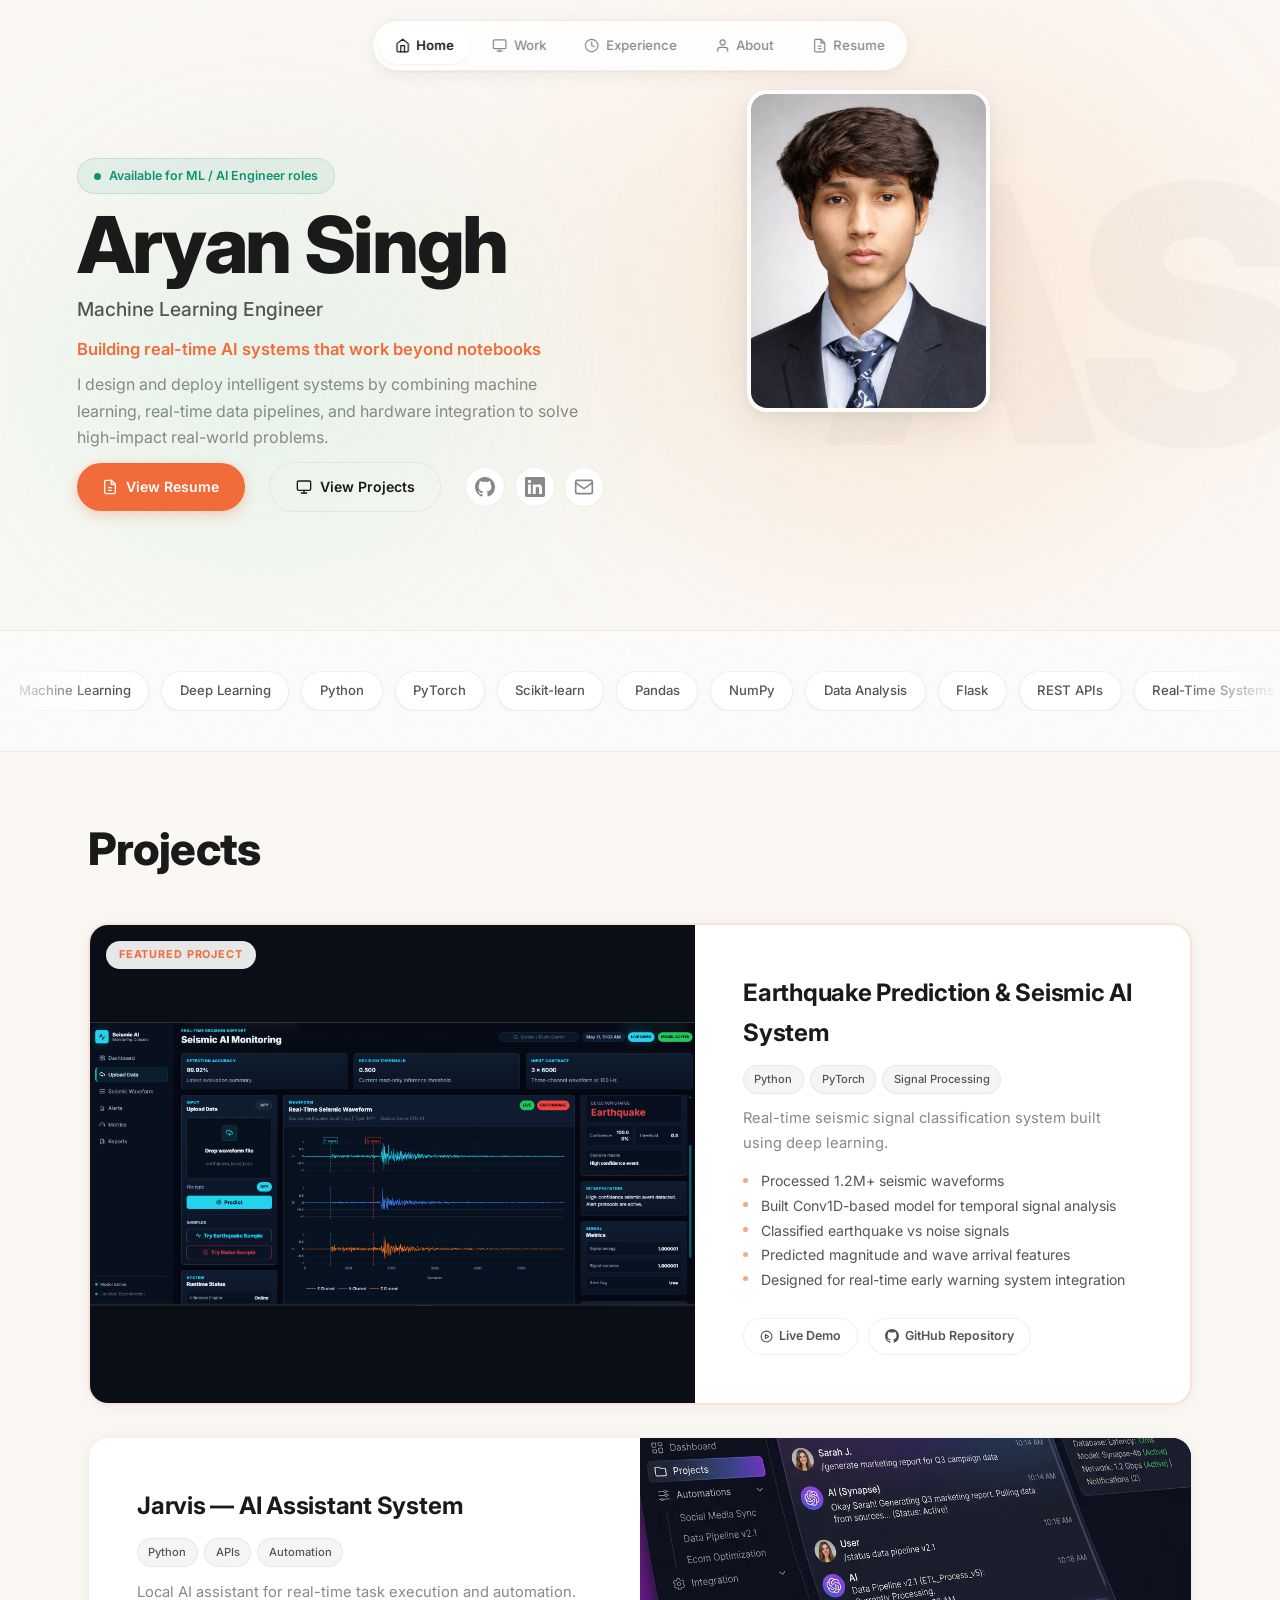
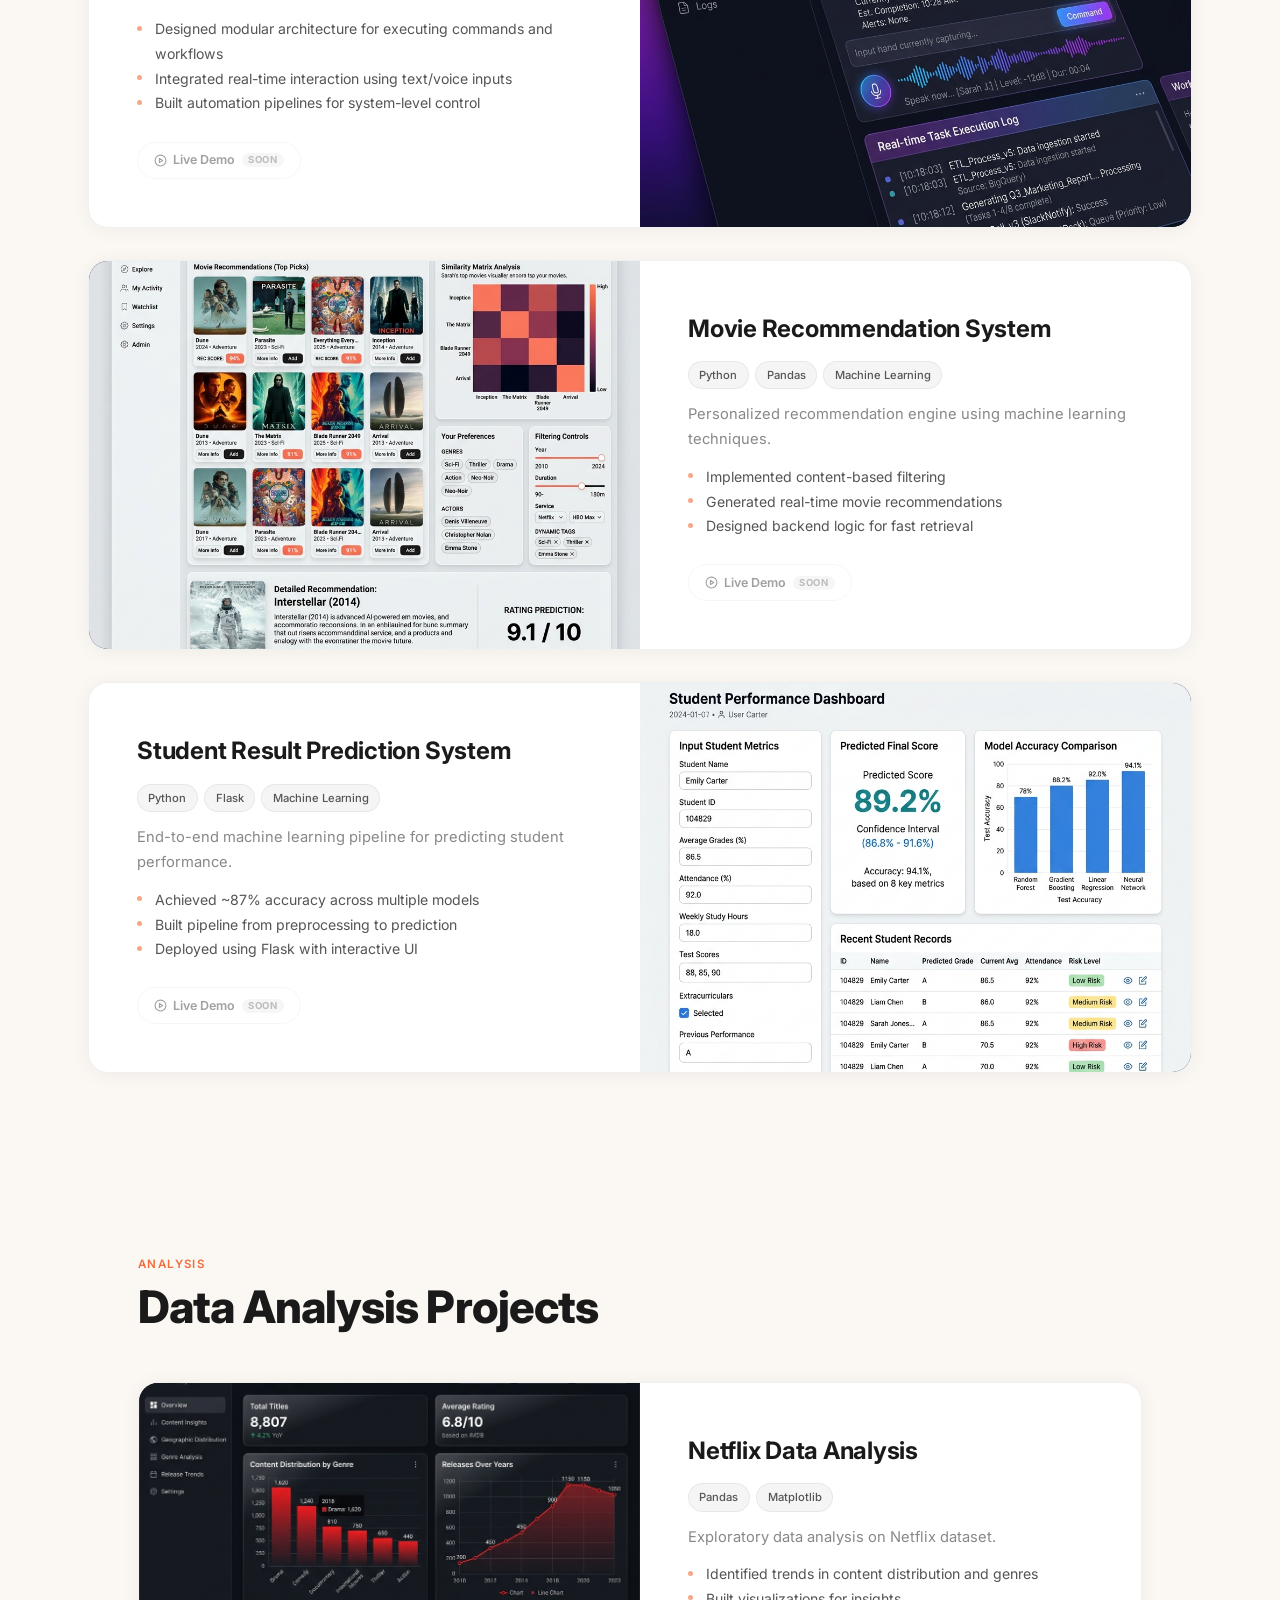
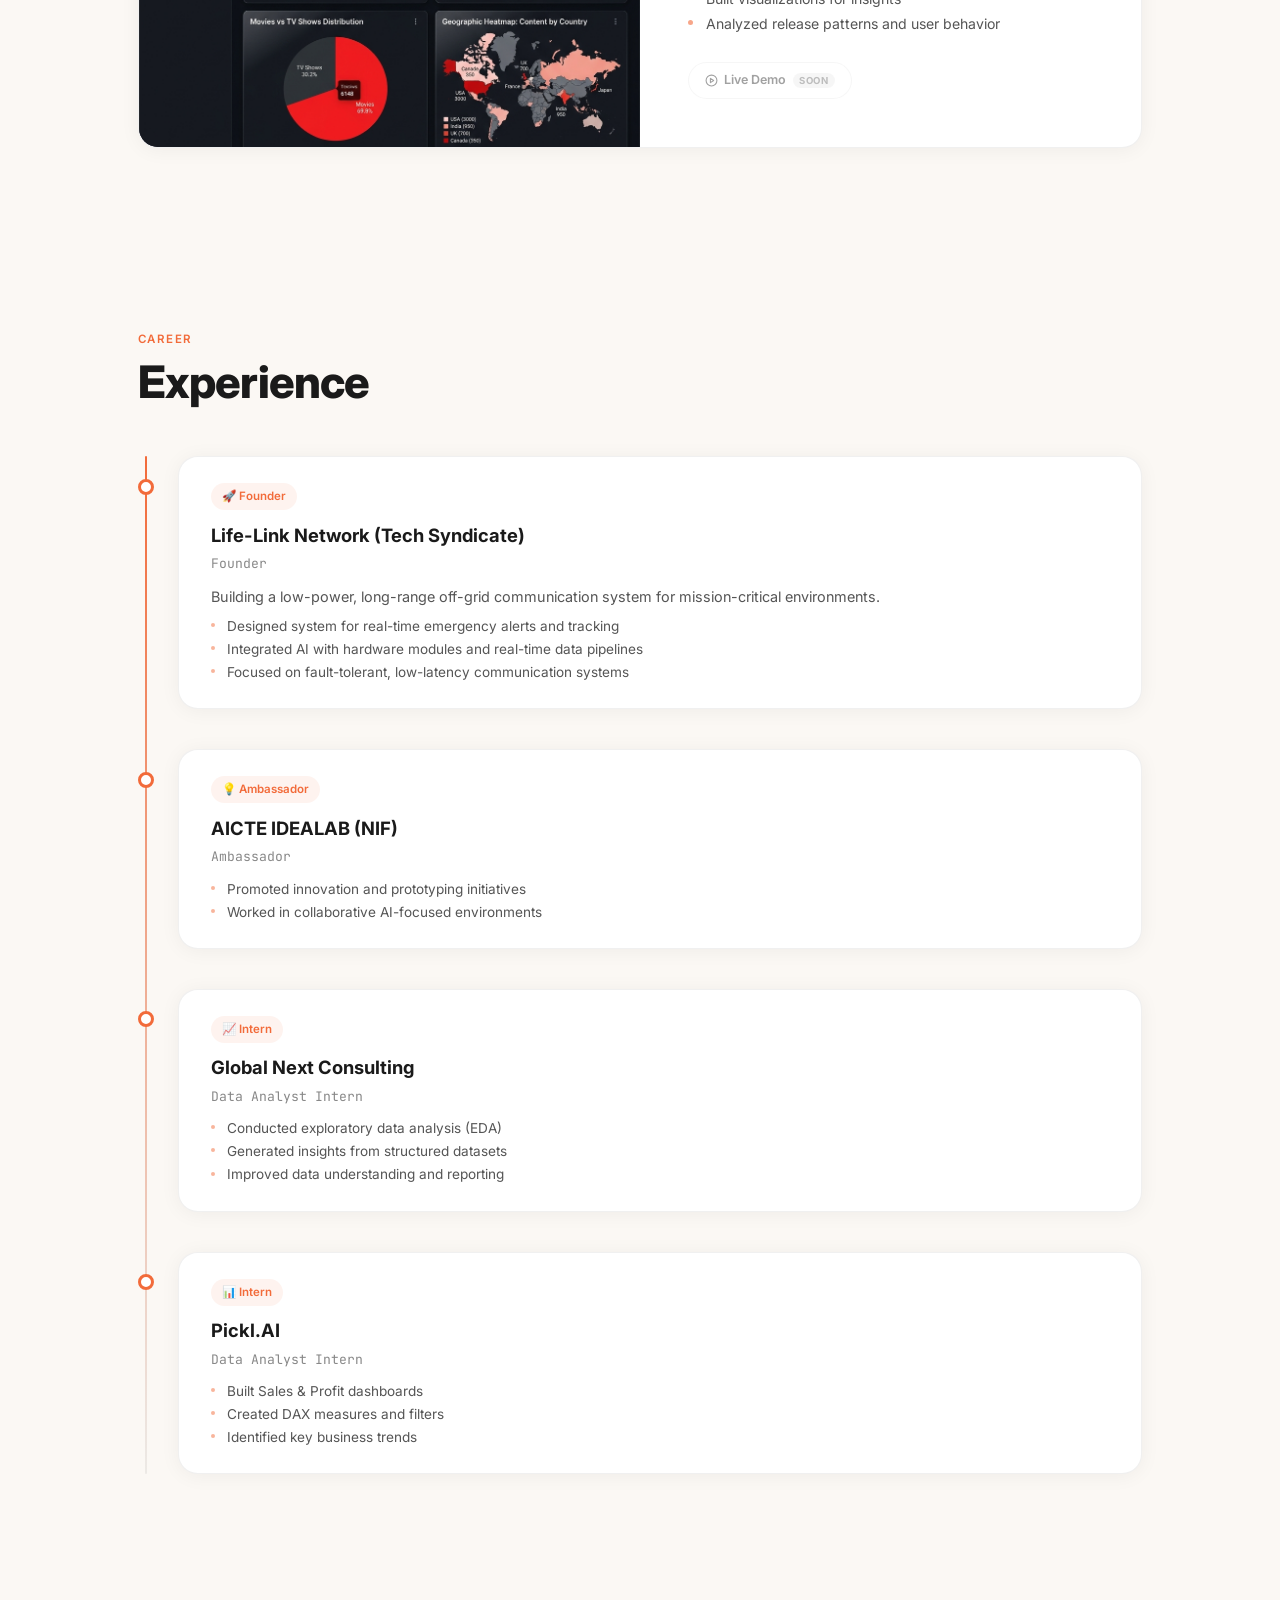
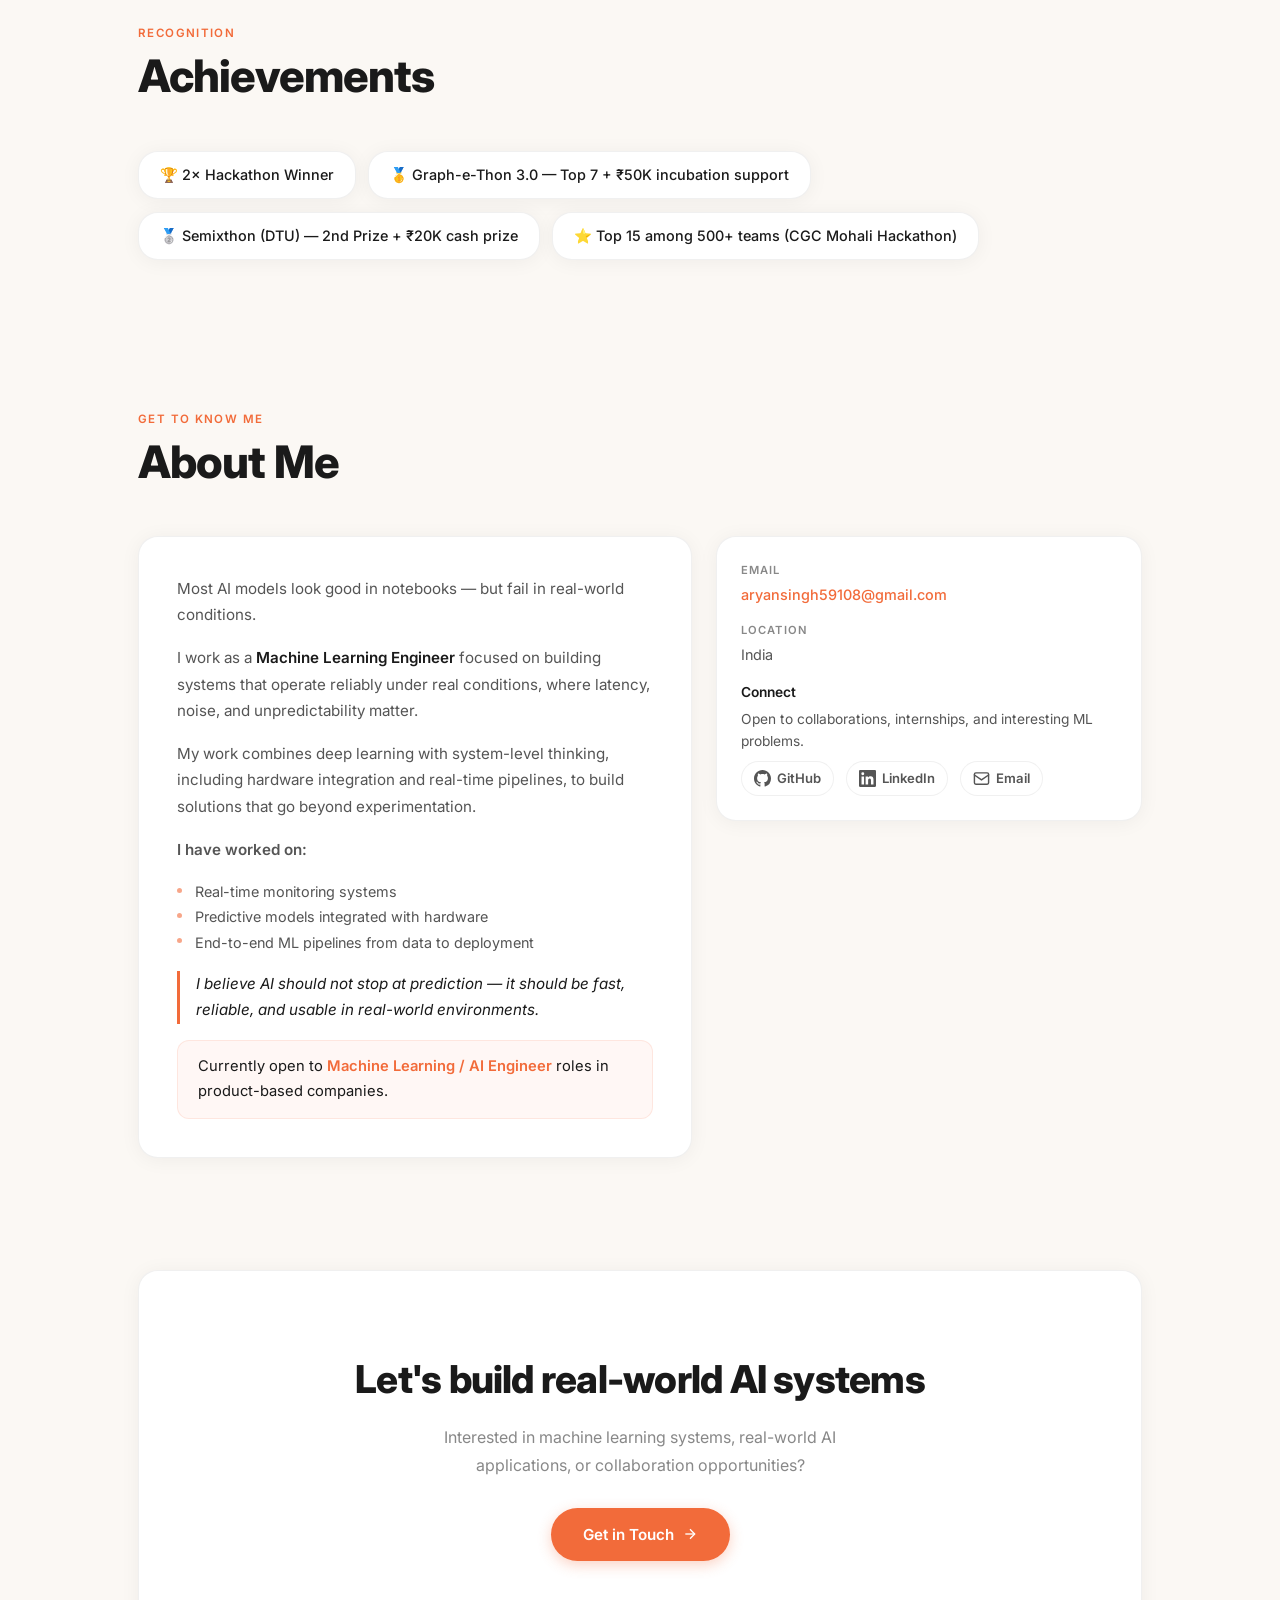
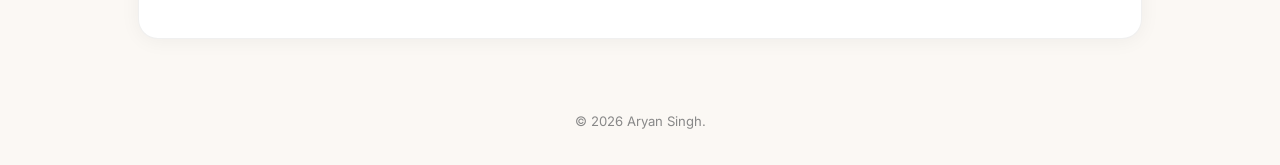
<file: index.html>
<!doctype html>
<html lang="en">

<head>
  <meta charset="utf-8" />
  <meta name="viewport" content="width=device-width, initial-scale=1" />
  <title>Aryan Singh — Machine Learning Engineer</title>
  <link rel="icon" type="image/svg+xml" href="/assets/favicon.svg" />
  <link rel="shortcut icon" href="/assets/favicon.ico" />
  <meta name="description"
    content="Aryan Singh is a Machine Learning Engineer building real-time AI systems that work beyond notebooks — combining deep learning, real-time pipelines, and hardware integration." />
  <link rel="preconnect" href="https://fonts.googleapis.com" />
  <link rel="preconnect" href="https://fonts.gstatic.com" crossorigin />
  <link
    href="https://fonts.googleapis.com/css2?family=Inter:wght@400;500;600;700;800;900&family=JetBrains+Mono:wght@400;500&display=swap"
    rel="stylesheet" />
  <link rel="stylesheet" href="css/styles.css" />
</head>

<body>

  <!-- Grain overlay -->
  <div class="grain" aria-hidden="true"></div>

  <!-- ─── FLOATING NAV ─── -->
  <nav class="floating-nav" id="floating-nav">
    <a href="#hero" class="nav-pill active" data-section="hero">
      <svg width="16" height="16" viewBox="0 0 24 24" fill="none" stroke="currentColor" stroke-width="2"
        stroke-linecap="round" stroke-linejoin="round">
        <path d="M3 9l9-7 9 7v11a2 2 0 01-2 2H5a2 2 0 01-2-2z" />
        <polyline points="9 22 9 12 15 12 15 22" />
      </svg>
      <span>Home</span>
    </a>
    <a href="#projects" class="nav-pill" data-section="projects">
      <svg width="16" height="16" viewBox="0 0 24 24" fill="none" stroke="currentColor" stroke-width="2"
        stroke-linecap="round" stroke-linejoin="round">
        <rect x="2" y="3" width="20" height="14" rx="2" />
        <line x1="8" y1="21" x2="16" y2="21" />
        <line x1="12" y1="17" x2="12" y2="21" />
      </svg>
      <span>Work</span>
    </a>
    <a href="#experience" class="nav-pill" data-section="experience">
      <svg width="16" height="16" viewBox="0 0 24 24" fill="none" stroke="currentColor" stroke-width="2"
        stroke-linecap="round" stroke-linejoin="round">
        <circle cx="12" cy="12" r="10" />
        <polyline points="12 6 12 12 16 14" />
      </svg>
      <span>Experience</span>
    </a>
    <a href="#about" class="nav-pill" data-section="about">
      <svg width="16" height="16" viewBox="0 0 24 24" fill="none" stroke="currentColor" stroke-width="2"
        stroke-linecap="round" stroke-linejoin="round">
        <path d="M20 21v-2a4 4 0 00-4-4H8a4 4 0 00-4 4v2" />
        <circle cx="12" cy="7" r="4" />
      </svg>
      <span>About</span>
    </a>
    <a href="/assets/aryan-singh-ml-engineer.pdf" class="nav-pill" target="_blank" rel="noopener noreferrer">
      <svg width="16" height="16" viewBox="0 0 24 24" fill="none" stroke="currentColor" stroke-width="2"
        stroke-linecap="round" stroke-linejoin="round">
        <path d="M14 2H6a2 2 0 00-2 2v16a2 2 0 002 2h12a2 2 0 002-2V8z" />
        <polyline points="14 2 14 8 20 8" />
        <path d="M10 13h4" />
        <path d="M10 17h4" />
      </svg>
      <span>Resume</span>
    </a>
  </nav>

  <main>

    <!-- ─── HERO ─── -->
    <section class="hero" id="hero">
      <div class="hero-bg-initials" aria-hidden="true">AS</div>
      <div class="hero-glow hero-glow--peach" aria-hidden="true"></div>
      <div class="hero-glow hero-glow--mint" aria-hidden="true"></div>

      <div class="hero-content">
        <div class="availability-pill">
          <span class="avail-dot"></span>
          Available for ML / AI Engineer roles
        </div>

        <h1 class="hero-name">Aryan Singh</h1>
        <p class="hero-role">Machine Learning Engineer</p>
        <p class="hero-headline">Building real-time AI systems that work beyond notebooks</p>

        <p class="hero-intro">I design and deploy intelligent systems by combining machine learning, real-time data
          pipelines, and hardware integration to solve high-impact real-world problems.</p>

        <div class="hero-actions">
          <a class="btn btn-primary" href="/assets/aryan-singh-ml-engineer.pdf" target="_blank"
            rel="noopener noreferrer">
            <svg width="16" height="16" viewBox="0 0 24 24" fill="none" stroke="currentColor" stroke-width="2"
              stroke-linecap="round" stroke-linejoin="round">
              <path d="M14 2H6a2 2 0 00-2 2v16a2 2 0 002 2h12a2 2 0 002-2V8z" />
              <polyline points="14 2 14 8 20 8" />
              <path d="M10 13h4" />
              <path d="M10 17h4" />
            </svg>
            View Resume
          </a>
          <a class="btn btn-ghost" href="#projects">
            <svg width="16" height="16" viewBox="0 0 24 24" fill="none" stroke="currentColor" stroke-width="2"
              stroke-linecap="round" stroke-linejoin="round">
              <rect x="2" y="3" width="20" height="14" rx="2" />
              <line x1="8" y1="21" x2="16" y2="21" />
              <line x1="12" y1="17" x2="12" y2="21" />
            </svg>
            View Projects
          </a>
          <div class="hero-socials">
            <a href="https://github.com/aryan-singh69" target="_blank" rel="noreferrer" aria-label="GitHub"
              class="social-icon">
              <svg width="20" height="20" viewBox="0 0 24 24" fill="currentColor">
                <path
                  d="M12 0C5.37 0 0 5.37 0 12c0 5.31 3.435 9.795 8.205 11.385.6.105.825-.255.825-.57 0-.285-.015-1.23-.015-2.235-3.015.555-3.795-.735-4.035-1.41-.135-.345-.72-1.41-1.23-1.695-.42-.225-1.02-.78-.015-.795.945-.015 1.62.87 1.845 1.23 1.08 1.815 2.805 1.305 3.495.99.105-.78.42-1.305.765-1.605-2.67-.3-5.46-1.335-5.46-5.925 0-1.305.465-2.385 1.23-3.225-.12-.3-.54-1.53.12-3.18 0 0 1.005-.315 3.3 1.23.96-.27 1.98-.405 3-.405s2.04.135 3 .405c2.295-1.56 3.3-1.23 3.3-1.23.66 1.65.24 2.88.12 3.18.765.84 1.23 1.905 1.23 3.225 0 4.605-2.805 5.625-5.475 5.925.435.375.81 1.095.81 2.22 0 1.605-.015 2.895-.015 3.3 0 .315.225.69.825.57A12.02 12.02 0 0024 12c0-6.63-5.37-12-12-12z" />
              </svg>
            </a>
            <a href="https://www.linkedin.com/in/aryan-singh-4b1992323/" target="_blank" rel="noreferrer"
              aria-label="LinkedIn" class="social-icon">
              <svg width="20" height="20" viewBox="0 0 24 24" fill="currentColor">
                <path
                  d="M20.447 20.452h-3.554v-5.569c0-1.328-.027-3.037-1.852-3.037-1.853 0-2.136 1.445-2.136 2.939v5.667H9.351V9h3.414v1.561h.046c.477-.9 1.637-1.85 3.37-1.85 3.601 0 4.267 2.37 4.267 5.455v6.286zM5.337 7.433a2.062 2.062 0 01-2.063-2.065 2.064 2.064 0 112.063 2.065zm1.782 13.019H3.555V9h3.564v11.452zM22.225 0H1.771C.792 0 0 .774 0 1.729v20.542C0 23.227.792 24 1.771 24h20.451C23.2 24 24 23.227 24 22.271V1.729C24 .774 23.2 0 22.222 0h.003z" />
              </svg>
            </a>
            <a href="mailto:aryansingh59108@gmail.com" aria-label="Email" class="social-icon">
              <svg width="20" height="20" viewBox="0 0 24 24" fill="none" stroke="currentColor" stroke-width="2"
                stroke-linecap="round" stroke-linejoin="round">
                <rect x="2" y="4" width="20" height="16" rx="2" />
                <path d="M22 7l-10 7L2 7" />
              </svg>
            </a>
          </div>
        </div>
      </div>

      <!-- Profile image -->
      <div class="hero-image-wrap">
        <div class="hero-image-frame">
          <img src="assets/images/profile.jpg" alt="Aryan Singh" class="hero-image" />
        </div>
      </div>
    </section>

    <!-- ─── SKILLS MARQUEE ─── -->
    <section class="marquee-section" aria-label="Skills">
      <div class="marquee-track">
        <div class="marquee-inner">
          <span class="skill-chip">Machine Learning</span>
          <span class="skill-chip">Deep Learning</span>
          <span class="skill-chip">Python</span>
          <span class="skill-chip">PyTorch</span>
          <span class="skill-chip">Scikit-learn</span>
          <span class="skill-chip">Pandas</span>
          <span class="skill-chip">NumPy</span>
          <span class="skill-chip">Data Analysis</span>
          <span class="skill-chip">Flask</span>
          <span class="skill-chip">REST APIs</span>
          <span class="skill-chip">Real-Time Systems</span>
          <span class="skill-chip">Data Pipelines</span>
          <!-- Duplicate for seamless loop -->
          <span class="skill-chip">Machine Learning</span>
          <span class="skill-chip">Deep Learning</span>
          <span class="skill-chip">Python</span>
          <span class="skill-chip">PyTorch</span>
          <span class="skill-chip">Scikit-learn</span>
          <span class="skill-chip">Pandas</span>
          <span class="skill-chip">NumPy</span>
          <span class="skill-chip">Data Analysis</span>
          <span class="skill-chip">Flask</span>
          <span class="skill-chip">REST APIs</span>
          <span class="skill-chip">Real-Time Systems</span>
          <span class="skill-chip">Data Pipelines</span>
        </div>
      </div>
    </section>

    <!-- ─── PROJECTS ─── -->
    <section class="content-section" id="projects">
      <div class="section-header">
        <h2 class="section-title">Projects</h2>
      </div>

      <!-- Project 1: Earthquake -->
      <div class="project-card project-card--featured" data-reveal>
        <div class="project-visual project-visual--dashboard">
          <img src="assets/images/projects/earthquake-dashboard.png" alt="Seismic AI Monitoring Dashboard — real-time earthquake detection with waveform analysis" class="project-preview project-preview--dashboard" />
          <span class="featured-badge">Featured Project</span>
        </div>
        <div class="project-info">
          <h3 class="project-name">Earthquake Prediction &amp; Seismic AI System</h3>
          <div class="project-tags">
            <span>Python</span><span>PyTorch</span><span>Signal Processing</span>
          </div>
          <p class="project-desc">Real-time seismic signal classification system built using deep learning.</p>
          <ul class="project-bullets">
            <li>Processed 1.2M+ seismic waveforms </li>
            <li>Built Conv1D-based model for temporal signal analysis</li>
            <li>Classified earthquake vs noise signals</li>
            <li>Predicted magnitude and wave arrival features</li>
            <li>Designed for real-time early warning system integration</li>
          </ul>

          <div class="project-actions">
            <a class="action-btn" href="https://earthquake-prediction-42ti.onrender.com/" target="_blank" rel="noopener noreferrer" data-demo-link="">
              <svg viewBox="0 0 24 24" fill="none" stroke="currentColor" stroke-width="2" stroke-linecap="round" stroke-linejoin="round"><circle cx="12" cy="12" r="10"/><polygon points="10 8 16 12 10 16 10 8"/></svg>
              Live Demo
            </a>
            <a class="action-btn" href="https://github.com/aryan-singh69/Earthquake_Prediction" target="_blank" rel="noopener noreferrer">
              <svg viewBox="0 0 24 24" fill="currentColor"><path d="M12 0C5.37 0 0 5.37 0 12c0 5.31 3.435 9.795 8.205 11.385.6.105.825-.255.825-.57 0-.285-.015-1.23-.015-2.235-3.015.555-3.795-.735-4.035-1.41-.135-.345-.72-1.41-1.23-1.695-.42-.225-1.02-.78-.015-.795.945-.015 1.62.87 1.845 1.23 1.08 1.815 2.805 1.305 3.495.99.105-.78.42-1.305.765-1.605-2.67-.3-5.46-1.335-5.46-5.925 0-1.305.465-2.385 1.23-3.225-.12-.3-.54-1.53.12-3.18 0 0 1.005-.315 3.3 1.23.96-.27 1.98-.405 3-.405s2.04.135 3 .405c2.295-1.56 3.3-1.23 3.3-1.23.66 1.65.24 2.88.12 3.18.765.84 1.23 1.905 1.23 3.225 0 4.605-2.805 5.625-5.475 5.925.435.375.81 1.095.81 2.22 0 1.605-.015 2.895-.015 3.3 0 .315.225.69.825.57A12.02 12.02 0 0024 12c0-6.63-5.37-12-12-12z"/></svg>
              GitHub Repository
            </a>
          </div>
        </div>
      </div>

      <!-- Project 2: Jarvis -->
      <div class="project-card project-card--reverse" data-reveal>
        <div class="project-visual">
          <img src="assets/images/projects/jarvis.png" alt="Jarvis AI Assistant" class="project-preview" />
        </div>
        <div class="project-info">
          <h3 class="project-name">Jarvis — AI Assistant System</h3>
          <div class="project-tags">
            <span>Python</span><span>APIs</span><span>Automation</span>
          </div>
          <p class="project-desc">Local AI assistant for real-time task execution and automation.</p>
          <ul class="project-bullets">
            <li>Designed modular architecture for executing commands and workflows</li>
            <li>Integrated real-time interaction using text/voice inputs</li>
            <li>Built automation pipelines for system-level control</li>
          </ul>

          <div class="project-actions">
            <span class="action-btn action-btn--disabled" data-demo-link="">
              <svg viewBox="0 0 24 24" fill="none" stroke="currentColor" stroke-width="2" stroke-linecap="round"
                stroke-linejoin="round">
                <circle cx="12" cy="12" r="10" />
                <polygon points="10 8 16 12 10 16 10 8" />
              </svg>
              Live Demo
              <span class="action-badge badge-soon">Soon</span>
            </span>

          </div>
        </div>
      </div>

      <!-- Project 3: Movie Recommendation -->
      <div class="project-card" data-reveal>
        <div class="project-visual">
          <img src="assets/images/projects/movie.png" alt="Movie Recommendation System" class="project-preview" />
        </div>
        <div class="project-info">
          <h3 class="project-name">Movie Recommendation System</h3>
          <div class="project-tags">
            <span>Python</span><span>Pandas</span><span>Machine Learning</span>
          </div>
          <p class="project-desc">Personalized recommendation engine using machine learning techniques.</p>
          <ul class="project-bullets">
            <li>Implemented content-based filtering</li>
            <li>Generated real-time movie recommendations</li>
            <li>Designed backend logic for fast retrieval</li>
          </ul>

          <div class="project-actions">
            <span class="action-btn action-btn--disabled" data-demo-link="">
              <svg viewBox="0 0 24 24" fill="none" stroke="currentColor" stroke-width="2" stroke-linecap="round"
                stroke-linejoin="round">
                <circle cx="12" cy="12" r="10" />
                <polygon points="10 8 16 12 10 16 10 8" />
              </svg>
              Live Demo
              <span class="action-badge badge-soon">Soon</span>
            </span>

          </div>
        </div>
      </div>

      <!-- Project 4: Student Result Prediction -->
      <div class="project-card project-card--reverse" data-reveal>
        <div class="project-visual">
          <img src="assets/images/projects/student.png" alt="Student Prediction Dashboard" class="project-preview" />
        </div>
        <div class="project-info">
          <h3 class="project-name">Student Result Prediction System</h3>
          <div class="project-tags">
            <span>Python</span><span>Flask</span><span>Machine Learning</span>
          </div>
          <p class="project-desc">End-to-end machine learning pipeline for predicting student performance.</p>
          <ul class="project-bullets">
            <li>Achieved ~87% accuracy across multiple models</li>
            <li>Built pipeline from preprocessing to prediction</li>
            <li>Deployed using Flask with interactive UI</li>
          </ul>

          <div class="project-actions">
            <span class="action-btn action-btn--disabled" data-demo-link="">
              <svg viewBox="0 0 24 24" fill="none" stroke="currentColor" stroke-width="2" stroke-linecap="round"
                stroke-linejoin="round">
                <circle cx="12" cy="12" r="10" />
                <polygon points="10 8 16 12 10 16 10 8" />
              </svg>
              Live Demo
              <span class="action-badge badge-soon">Soon</span>
            </span>

          </div>
        </div>
      </div>
    </section>

    <!-- ─── DATA ANALYSIS ─── -->
    <section class="content-section" id="data-analysis">
      <div class="section-header">
        <span class="section-tag">Analysis</span>
        <h2 class="section-title">Data Analysis Projects</h2>
      </div>

      <div class="project-card" data-reveal>
        <div class="project-visual">
          <img src="assets/images/projects/netflix.png" alt="Netflix Data Analysis" class="project-preview" />
        </div>
        <div class="project-info">
          <h3 class="project-name">Netflix Data Analysis</h3>
          <div class="project-tags">
            <span>Pandas</span><span>Matplotlib</span>
          </div>
          <p class="project-desc">Exploratory data analysis on Netflix dataset.</p>
          <ul class="project-bullets">
            <li>Identified trends in content distribution and genres</li>
            <li>Built visualizations for insights</li>
            <li>Analyzed release patterns and user behavior</li>
          </ul>

          <div class="project-actions">
            <span class="action-btn action-btn--disabled" data-demo-link="">
              <svg viewBox="0 0 24 24" fill="none" stroke="currentColor" stroke-width="2" stroke-linecap="round"
                stroke-linejoin="round">
                <circle cx="12" cy="12" r="10" />
                <polygon points="10 8 16 12 10 16 10 8" />
              </svg>
              Live Demo
              <span class="action-badge badge-soon">Soon</span>
            </span>

          </div>
        </div>
      </div>
    </section>

    <!-- ─── EXPERIENCE ─── -->
    <section class="content-section" id="experience">
      <div class="section-header">
        <span class="section-tag">Career</span>
        <h2 class="section-title">Experience</h2>
      </div>

      <div class="timeline">
        <div class="timeline-item" data-reveal>
          <div class="timeline-dot"></div>
          <div class="timeline-card">
            <span class="timeline-badge">🚀 Founder</span>
            <h3>Life-Link Network (Tech Syndicate)</h3>
            <p class="timeline-sub">Founder</p>
            <p class="timeline-desc">Building a low-power, long-range off-grid communication system for mission-critical
              environments.</p>
            <ul class="timeline-bullets">
              <li>Designed system for real-time emergency alerts and tracking</li>
              <li>Integrated AI with hardware modules and real-time data pipelines</li>
              <li>Focused on fault-tolerant, low-latency communication systems</li>
            </ul>
          </div>
        </div>

        <div class="timeline-item" data-reveal>
          <div class="timeline-dot"></div>
          <div class="timeline-card">
            <span class="timeline-badge">💡 Ambassador</span>
            <h3>AICTE IDEALAB (NIF)</h3>
            <p class="timeline-sub">Ambassador</p>
            <ul class="timeline-bullets">
              <li>Promoted innovation and prototyping initiatives</li>
              <li>Worked in collaborative AI-focused environments</li>
            </ul>
          </div>
        </div>

        <div class="timeline-item" data-reveal>
          <div class="timeline-dot"></div>
          <div class="timeline-card">
            <span class="timeline-badge">📈 Intern</span>
            <h3>Global Next Consulting</h3>
            <p class="timeline-sub">Data Analyst Intern</p>
            <ul class="timeline-bullets">
              <li>Conducted exploratory data analysis (EDA)</li>
              <li>Generated insights from structured datasets</li>
              <li>Improved data understanding and reporting</li>
            </ul>
          </div>
        </div>

        <div class="timeline-item" data-reveal>
          <div class="timeline-dot"></div>
          <div class="timeline-card">
            <span class="timeline-badge">📊 Intern</span>
            <h3>Pickl.AI</h3>
            <p class="timeline-sub">Data Analyst Intern</p>
            <ul class="timeline-bullets">
              <li>Built Sales &amp; Profit dashboards</li>
              <li>Created DAX measures and filters</li>
              <li>Identified key business trends</li>
            </ul>
          </div>
        </div>
      </div>
    </section>

    <!-- ─── ACHIEVEMENTS ─── -->
    <section class="content-section" id="achievements">
      <div class="section-header">
        <span class="section-tag">Recognition</span>
        <h2 class="section-title">Achievements</h2>
      </div>

      <div class="achievements-row" data-reveal>
        <div class="achievement-chip">🏆 2× Hackathon Winner</div>
        <div class="achievement-chip">🥇 Graph-e-Thon 3.0 — Top 7 + ₹50K incubation support</div>
        <div class="achievement-chip">🥈 Semixthon (DTU) — 2nd Prize + ₹20K cash prize</div>
        <div class="achievement-chip">⭐ Top 15 among 500+ teams (CGC Mohali Hackathon)</div>
      </div>
    </section>

    <!-- ─── ABOUT ─── -->
    <section class="content-section" id="about">
      <div class="section-header">
        <span class="section-tag">Get to know me</span>
        <h2 class="section-title">About Me</h2>
      </div>

      <div class="about-duo">
        <!-- Left card -->
        <div class="about-card about-card--main" data-reveal>
          <p>Most AI models look good in notebooks — but fail in real-world conditions.</p>
          <p>I work as a <strong>Machine Learning Engineer</strong> focused on building systems that operate reliably
            under real conditions, where latency, noise, and unpredictability matter.</p>
          <p>My work combines deep learning with system-level thinking, including hardware integration and real-time
            pipelines, to build solutions that go beyond experimentation.</p>

          <div class="about-list-block">
            <p class="about-list-heading">I have worked on:</p>
            <ul class="about-list">
              <li>Real-time monitoring systems</li>
              <li>Predictive models integrated with hardware</li>
              <li>End-to-end ML pipelines from data to deployment</li>
            </ul>
          </div>

          <p class="about-belief">I believe AI should not stop at prediction — it should be fast, reliable, and usable
            in real-world environments.</p>
          <p class="about-cta-text">Currently open to <strong>Machine Learning / AI Engineer</strong> roles in
            product-based companies.</p>
        </div>

        <!-- Right card -->
        <div class="about-card about-card--contact" data-reveal>
          <div class="about-contact-item">
            <span class="about-contact-label">Email</span>
            <a href="mailto:aryansingh59108@gmail.com">aryansingh59108@gmail.com</a>
          </div>
          <div class="about-contact-item">
            <span class="about-contact-label">Location</span>
            <span>India</span>
          </div>
          <div class="about-contact-item">
            <span class="about-contact-label about-contact-label--connect">Connect</span>
            <p class="connect-note">Open to collaborations, internships, and interesting ML problems.</p>
            <div class="about-socials">
              <a href="https://github.com/aryan-singh69" target="_blank" rel="noopener noreferrer">
                <svg viewBox="0 0 24 24" fill="currentColor" aria-hidden="true">
                  <path d="M12 0C5.37 0 0 5.37 0 12c0 5.31 3.435 9.795 8.205 11.385.6.105.825-.255.825-.57 0-.285-.015-1.23-.015-2.235-3.015.555-3.795-.735-4.035-1.41-.135-.345-.72-1.41-1.23-1.695-.42-.225-1.02-.78-.015-.795.945-.015 1.62.87 1.845 1.23 1.08 1.815 2.805 1.305 3.495.99.105-.78.42-1.305.765-1.605-2.67-.3-5.46-1.335-5.46-5.925 0-1.305.465-2.385 1.23-3.225-.12-.3-.54-1.53.12-3.18 0 0 1.005-.315 3.3 1.23.96-.27 1.98-.405 3-.405s2.04.135 3 .405c2.295-1.56 3.3-1.23 3.3-1.23.66 1.65.24 2.88.12 3.18.765.84 1.23 1.905 1.23 3.225 0 4.605-2.805 5.625-5.475 5.925.435.375.81 1.095.81 2.22 0 1.605-.015 2.895-.015 3.3 0 .315.225.69.825.57A12.02 12.02 0 0024 12c0-6.63-5.37-12-12-12z" />
                </svg>
                GitHub
              </a>
              <a href="https://www.linkedin.com/in/aryan-singh-4b1992323/" target="_blank" rel="noopener noreferrer">
                <svg viewBox="0 0 24 24" fill="currentColor" aria-hidden="true">
                  <path d="M20.447 20.452h-3.554v-5.569c0-1.328-.027-3.037-1.852-3.037-1.853 0-2.136 1.445-2.136 2.939v5.667H9.351V9h3.414v1.561h.046c.477-.9 1.637-1.85 3.37-1.85 3.601 0 4.267 2.37 4.267 5.455v6.286zM5.337 7.433a2.062 2.062 0 01-2.063-2.065 2.064 2.064 0 112.063 2.065zm1.782 13.019H3.555V9h3.564v11.452zM22.225 0H1.771C.792 0 0 .774 0 1.729v20.542C0 23.227.792 24 1.771 24h20.451C23.2 24 24 23.227 24 22.271V1.729C24 .774 23.2 0 22.222 0h.003z" />
                </svg>
                LinkedIn
              </a>
              <a href="mailto:aryansingh59108@gmail.com">
                <svg viewBox="0 0 24 24" fill="none" stroke="currentColor" stroke-width="2" stroke-linecap="round"
                  stroke-linejoin="round" aria-hidden="true">
                  <rect x="2" y="4" width="20" height="16" rx="2" />
                  <path d="M22 7l-10 7L2 7" />
                </svg>
                Email
              </a>
            </div>
          </div>
        </div>
      </div>
    </section>

    <!-- ─── CONTACT CTA ─── -->
    <section class="content-section cta-section" id="contact">
      <div class="cta-card" data-reveal>
        <h2>Let's build real-world AI systems</h2>
        <p>Interested in machine learning systems, real-world AI applications, or collaboration opportunities?</p>
        <a class="btn btn-primary btn-lg" href="mailto:aryansingh59108@gmail.com">
          Get in Touch
          <svg width="16" height="16" viewBox="0 0 24 24" fill="none" stroke="currentColor" stroke-width="2">
            <line x1="5" y1="12" x2="19" y2="12" />
            <polyline points="12 5 19 12 12 19" />
          </svg>
        </a>
      </div>
    </section>

  </main>

  <footer class="footer">
    <p>&copy; 2026 Aryan Singh.</p>
  </footer>

  <script src="js/script.js"></script>
</body>

</html>
</file>
<file: css/styles.css>
/* ═══════════════════════════════════════════════════════
   Aryan Singh — ML Portfolio
   Warm light theme · Cream + peach/mint glow
   ═══════════════════════════════════════════════════════ */

/* ─── DESIGN TOKENS ─── */
:root {
  --bg:        #FBF8F4;
  --bg-card:   #FFFFFF;
  --text:      #1A1A1A;
  --text-secondary: #555555;
  --text-muted: #888888;
  --accent:    #F26B3A;
  --accent-hover: #E05520;
  --teal:      #0D9373;
  --teal-bg:   rgba(13, 147, 115, 0.08);
  --border:    rgba(0, 0, 0, 0.06);
  --shadow-sm: 0 1px 3px rgba(0,0,0,0.04), 0 1px 2px rgba(0,0,0,0.03);
  --shadow-md: 0 4px 16px rgba(0,0,0,0.06), 0 1px 3px rgba(0,0,0,0.04);
  --shadow-lg: 0 12px 40px rgba(0,0,0,0.08), 0 4px 12px rgba(0,0,0,0.04);
  --shadow-card: 0 2px 20px rgba(0,0,0,0.05);
  --radius:    20px;
  --radius-sm: 12px;
  --radius-pill: 999px;
  --font: 'Inter', -apple-system, system-ui, sans-serif;
  --font-mono: 'JetBrains Mono', monospace;
  --ease: cubic-bezier(0.25, 0.46, 0.45, 0.94);
  --ease-out: cubic-bezier(0.22, 1, 0.36, 1);
  --ease-spring: cubic-bezier(0.34, 1.56, 0.64, 1);
}

/* ─── RESET ─── */
*, *::before, *::after { margin: 0; padding: 0; box-sizing: border-box; }
html { scroll-behavior: smooth; scroll-padding-top: 80px; }
body {
  background: var(--bg);
  color: var(--text);
  font-family: var(--font);
  line-height: 1.65;
  overflow-x: hidden;
  -webkit-font-smoothing: antialiased;
}
a { color: inherit; text-decoration: none; }
img { max-width: 100%; display: block; }
button { cursor: pointer; }

/* ─── GRAIN TEXTURE ─── */
.grain {
  position: fixed;
  inset: 0;
  z-index: 9999;
  pointer-events: none;
  opacity: 0.35;
  background-image: url("data:image/svg+xml,%3Csvg viewBox='0 0 256 256' xmlns='http://www.w3.org/2000/svg'%3E%3Cfilter id='n'%3E%3CfeTurbulence type='fractalNoise' baseFrequency='0.85' numOctaves='4' stitchTiles='stitch'/%3E%3C/filter%3E%3Crect width='100%25' height='100%25' filter='url(%23n)' opacity='0.04'/%3E%3C/svg%3E");
  background-repeat: repeat;
}

/* ─── SCROLLBAR ─── */
::-webkit-scrollbar { width: 6px; }
::-webkit-scrollbar-track { background: var(--bg); }
::-webkit-scrollbar-thumb { background: rgba(0,0,0,0.12); border-radius: 3px; }
::-webkit-scrollbar-thumb:hover { background: rgba(0,0,0,0.2); }

/* ═════════════════════════════
   FLOATING NAV
   ═════════════════════════════ */
.floating-nav {
  position: fixed;
  top: 1.25rem;
  left: 50%;
  transform: translateX(-50%);
  z-index: 1000;
  display: flex;
  align-items: center;
  gap: 0.4rem;
  padding: 0.35rem;
  background: rgba(255, 255, 255, 0.85);
  backdrop-filter: blur(20px);
  -webkit-backdrop-filter: blur(20px);
  border-radius: var(--radius-pill);
  border: 1px solid var(--border);
  box-shadow: var(--shadow-md);
}
.nav-pill {
  display: flex;
  align-items: center;
  gap: 0.4rem;
  padding: 0.5rem 1rem;
  border-radius: var(--radius-pill);
  font-size: 0.82rem;
  font-weight: 500;
  color: var(--text-muted);
  transition: all 0.3s var(--ease);
  white-space: nowrap;
}
.nav-pill svg {
  width: 15px;
  height: 15px;
  flex-shrink: 0;
}
.nav-pill:hover {
  color: var(--text);
  background: rgba(0,0,0,0.04);
}
.nav-pill.active {
  color: var(--text);
  background: var(--bg-card);
  box-shadow: var(--shadow-sm);
  font-weight: 600;
}

/* ═════════════════════════════
   HERO
   ═════════════════════════════ */
.hero {
  position: relative;
  min-height: 70vh;
  display: flex;
  align-items: center;
  justify-content: flex-start;
  gap: 50px;
  padding: 80px clamp(2rem, 6vw, 6rem) 40px;
  max-width: 1300px;
  margin: 0 auto;
  overflow: hidden;
  background: radial-gradient(ellipse 80% 60% at 70% 40%, rgba(255, 180, 130, 0.08), transparent),
              radial-gradient(ellipse 60% 50% at 20% 60%, rgba(130, 230, 200, 0.06), transparent);
}

/* Faded initials */
.hero-bg-initials {
  position: absolute;
  right: -2%;
  top: 50%;
  transform: translateY(-50%);
  font-size: clamp(18rem, 28vw, 32rem);
  font-weight: 900;
  color: rgba(0, 0, 0, 0.025);
  line-height: 0.85;
  letter-spacing: -0.04em;
  pointer-events: none;
  user-select: none;
  z-index: 0;
}

/* Background glows */
.hero-glow {
  position: absolute;
  border-radius: 50%;
  filter: blur(100px);
  pointer-events: none;
  z-index: 0;
}
.hero-glow--peach {
  width: 500px;
  height: 500px;
  top: 10%;
  right: 10%;
  background: rgba(255, 180, 130, 0.15);
}
.hero-glow--mint {
  width: 400px;
  height: 400px;
  bottom: 10%;
  left: 5%;
  background: rgba(130, 230, 200, 0.1);
}

.hero-content {
  position: relative;
  z-index: 1;
  flex: 1;
  max-width: 620px;
}

/* Availability pill */
.availability-pill {
  display: inline-flex;
  align-items: center;
  gap: 0.5rem;
  padding: 0.4rem 1rem;
  border-radius: var(--radius-pill);
  background: var(--teal-bg);
  color: var(--teal);
  font-size: 0.78rem;
  font-weight: 600;
  margin-bottom: 10px;
  border: 1px solid rgba(13, 147, 115, 0.15);
}
.avail-dot {
  width: 7px;
  height: 7px;
  border-radius: 50%;
  background: var(--teal);
  animation: pulse-dot 2s ease-in-out infinite;
}

.hero-name {
  font-size: clamp(3rem, 5.5vw + 0.5rem, 5.5rem);
  font-weight: 800;
  line-height: 1.05;
  letter-spacing: -0.03em;
  color: var(--text);
  margin-bottom: 8px;
}
.hero-role {
  font-size: clamp(1.1rem, 1.5vw, 1.5rem);
  font-weight: 500;
  color: var(--text-secondary);
  margin-bottom: 10px;
}
.hero-headline {
  font-size: clamp(1rem, 1.3vw, 1.2rem);
  font-weight: 600;
  color: var(--accent);
  margin-bottom: 8px;
}
.hero-intro {
  font-size: 1rem;
  color: var(--text-muted);
  line-height: 1.65;
  max-width: 520px;
  margin-bottom: 12px;
}

.hero-actions {
  display: flex;
  align-items: center;
  gap: 1.5rem;
  flex-wrap: wrap;
}
.hero-socials {
  display: flex;
  gap: 0.6rem;
}
.social-icon {
  display: flex;
  align-items: center;
  justify-content: center;
  width: 40px;
  height: 40px;
  border-radius: 50%;
  border: 1px solid var(--border);
  color: var(--text-muted);
  background: var(--bg-card);
  transition: all 0.3s var(--ease);
}
.social-icon:hover {
  color: var(--text);
  border-color: rgba(0,0,0,0.15);
  box-shadow: var(--shadow-sm);
  transform: translateY(-2px);
}

/* Hero profile image */
.hero-image-wrap {
  position: relative;
  z-index: 1;
  flex-shrink: 0;
  align-self: flex-start;
  margin-top: 10px;
}
.hero-image-frame {
  width: clamp(220px, 19vw, 290px);
  border-radius: var(--radius);
  overflow: hidden;
  box-shadow: var(--shadow-lg);
  border: 4px solid rgba(255,255,255,0.9);
}
.hero-image {
  width: 100%;
  height: auto;
  display: block;
  aspect-ratio: 3 / 4;
  object-fit: cover;
}

/* ═════════════════════════════
   BUTTONS
   ═════════════════════════════ */
.btn {
  display: inline-flex;
  align-items: center;
  gap: 0.5rem;
  padding: 0.75rem 1.6rem;
  font-size: 0.88rem;
  font-weight: 600;
  font-family: var(--font);
  border-radius: var(--radius-pill);
  border: none;
  transition: all 0.3s var(--ease);
  cursor: pointer;
}
.btn-primary {
  background: var(--accent);
  color: #fff;
  box-shadow: 0 4px 14px rgba(242, 107, 58, 0.3);
}
.btn-primary:hover {
  background: var(--accent-hover);
  box-shadow: 0 6px 20px rgba(242, 107, 58, 0.35);
  transform: translateY(-2px);
}
.btn-lg {
  padding: 0.9rem 2rem;
  font-size: 0.95rem;
}
.btn-ghost {
  background: transparent;
  color: var(--text);
  border: 1px solid var(--border);
}
.btn-ghost:hover {
  border-color: rgba(0,0,0,0.2);
  box-shadow: var(--shadow-sm);
  transform: translateY(-2px);
}

/* ═════════════════════════════
   SKILLS MARQUEE
   ═════════════════════════════ */
.marquee-section {
  padding: 2.5rem 0;
  overflow: hidden;
  border-top: 1px solid var(--border);
  border-bottom: 1px solid var(--border);
  background: rgba(255,255,255,0.5);
}
.marquee-track {
  overflow: hidden;
  mask-image: linear-gradient(to right, transparent, black 8%, black 92%, transparent);
  -webkit-mask-image: linear-gradient(to right, transparent, black 8%, black 92%, transparent);
}
.marquee-inner {
  display: flex;
  gap: 0.75rem;
  width: max-content;
  animation: marquee 35s linear infinite;
}
.skill-chip {
  flex-shrink: 0;
  padding: 0.5rem 1.1rem;
  border-radius: var(--radius-pill);
  background: var(--bg-card);
  border: 1px solid var(--border);
  font-size: 0.82rem;
  font-weight: 500;
  color: var(--text-secondary);
  box-shadow: var(--shadow-sm);
  white-space: nowrap;
}

/* ═════════════════════════════
   CONTENT SECTIONS
   ═════════════════════════════ */
.content-section {
  max-width: 1100px;
  margin: 0 auto;
  padding: clamp(4rem, 8vh, 6rem) clamp(1.5rem, 5vw, 3rem);
}
#projects {
  max-width: 1200px;
}
.section-header {
  margin-bottom: 3rem;
}
.section-tag {
  display: inline-block;
  font-size: 0.72rem;
  font-weight: 600;
  text-transform: uppercase;
  letter-spacing: 0.12em;
  color: var(--accent);
  margin-bottom: 0.5rem;
}
.section-title {
  font-size: clamp(2rem, 3.5vw, 3rem);
  font-weight: 800;
  letter-spacing: -0.02em;
  line-height: 1.15;
}
#about {
  padding-bottom: 40px;
}

/* ═════════════════════════════
   PROJECT CARDS
   ═════════════════════════════ */
.project-card {
  display: grid;
  grid-template-columns: 1fr 1fr;
  gap: 0;
  background: var(--bg-card);
  border-radius: var(--radius);
  overflow: hidden;
  border: 1px solid var(--border);
  box-shadow: var(--shadow-card);
  margin-bottom: 2rem;
  transition: box-shadow 0.4s var(--ease), transform 0.4s var(--ease);
}
.project-card:hover {
  box-shadow: var(--shadow-lg);
  transform: translateY(-3px);
}
.project-card--reverse {
  direction: rtl;
}
.project-card--reverse > * {
  direction: ltr;
}

/* Featured card gets wider image column */
.project-card--featured {
  grid-template-columns: 55% 1fr;
}

.project-visual {
  display: flex;
  align-items: center;
  justify-content: center;
  min-height: 320px;
  position: relative;
  overflow: hidden;
  background: #1a1a2e;
}
.project-preview {
  width: 100%;
  height: 100%;
  object-fit: cover;
  position: absolute;
  inset: 0;
}
.project-visual--earthquake {
  background: linear-gradient(135deg, #e8f5e9 0%, #c8e6c9 50%, #a5d6a7 100%);
}
.project-visual--lifelink {
  background: linear-gradient(135deg, #e3f2fd 0%, #bbdefb 50%, #90caf9 100%);
}
.project-visual--analytics {
  background: linear-gradient(135deg, #fff3e0 0%, #ffe0b2 50%, #ffcc80 100%);
}
.project-visual--jarvis {
  background: linear-gradient(135deg, #ede7f6 0%, #d1c4e9 50%, #b39ddb 100%);
}
.project-visual--movie {
  background: linear-gradient(135deg, #fce4ec 0%, #f8bbd0 50%, #f48fb1 100%);
}
.project-visual--student {
  background: linear-gradient(135deg, #e0f7fa 0%, #b2ebf2 50%, #80deea 100%);
}
.project-visual--netflix {
  background: linear-gradient(135deg, #ffebee 0%, #ef9a9a 50%, #e57373 100%);
}
.project-icon {
  font-size: 5rem;
  filter: drop-shadow(0 4px 8px rgba(0,0,0,0.1));
}

.project-info {
  padding: clamp(2rem, 4vw, 3rem);
  display: flex;
  flex-direction: column;
  justify-content: center;
  gap: 0.8rem;
}
.project-name {
  font-size: 1.5rem;
  font-weight: 700;
  letter-spacing: -0.01em;
}
.project-tags {
  display: flex;
  flex-wrap: wrap;
  gap: 0.4rem;
}
.project-tags span {
  font-size: 0.7rem;
  font-weight: 500;
  padding: 0.25rem 0.65rem;
  border-radius: var(--radius-pill);
  background: rgba(0,0,0,0.04);
  color: var(--text-secondary);
  border: 1px solid var(--border);
}
.project-desc {
  font-size: 0.92rem;
  color: var(--text-muted);
  line-height: 1.7;
}



/* Project action buttons */
.project-actions {
  display: flex;
  flex-wrap: wrap;
  gap: 0.6rem;
  margin-top: 0.8rem;
}
.project-actions .action-btn {
  display: inline-flex;
  align-items: center;
  gap: 0.4rem;
  padding: 0.45rem 1rem;
  font-size: 0.78rem;
  font-weight: 600;
  font-family: var(--font);
  border-radius: var(--radius-pill);
  border: 1px solid var(--border);
  background: var(--bg-card);
  color: var(--text-secondary);
  cursor: pointer;
  transition: all 0.3s var(--ease);
  text-decoration: none;
  position: relative;
}
.project-actions .action-btn svg {
  width: 13px;
  height: 13px;
  flex-shrink: 0;
}
.project-actions .action-btn:hover {
  border-color: var(--accent);
  color: var(--accent);
  box-shadow: var(--shadow-sm);
  transform: translateY(-1px);
}

.project-actions .action-btn--disabled {
  opacity: 0.55;
  cursor: default;
  pointer-events: none;
}
.project-actions .action-badge {
  font-size: 0.6rem;
  font-weight: 700;
  text-transform: uppercase;
  letter-spacing: 0.06em;
  padding: 0.15rem 0.4rem;
  border-radius: var(--radius-pill);
  line-height: 1;
}
.project-actions .badge-soon {
  background: rgba(0,0,0,0.06);
  color: var(--text-muted);
}
.project-actions .badge-live {
  background: rgba(16,185,129,0.1);
  color: #10b981;
}

/* Project bullet list */
.project-bullets {
  list-style: none;
  padding: 0;
  margin: 0;
}
.project-bullets li {
  position: relative;
  padding-left: 1.1rem;
  font-size: 0.88rem;
  color: var(--text-secondary);
  line-height: 1.75;
}
.project-bullets li::before {
  content: '';
  position: absolute;
  left: 0;
  top: 0.6em;
  width: 5px;
  height: 5px;
  border-radius: 50%;
  background: var(--accent);
  opacity: 0.6;
}

/* Featured project badge */
.featured-badge {
  position: absolute;
  top: 1rem;
  left: 1rem;
  font-size: 0.68rem;
  font-weight: 700;
  text-transform: uppercase;
  letter-spacing: 0.08em;
  padding: 0.3rem 0.8rem;
  border-radius: var(--radius-pill);
  background: rgba(255,255,255,0.9);
  color: var(--accent);
  box-shadow: var(--shadow-sm);
  backdrop-filter: blur(8px);
}
.project-card--featured {
  border: 2px solid rgba(242, 107, 58, 0.2);
}

/* Dashboard-specific image rendering */
.project-visual--dashboard {
  background: #0a0e17;
  min-height: 360px;
  padding: 0;
}
.project-preview--dashboard {
  position: relative;
  inset: auto;
  width: 100%;
  height: 100%;
  object-fit: contain;
  object-position: center;
}

/* GitHub icon in action buttons — fill-based SVGs */
.project-actions .action-btn svg[fill="currentColor"] {
  width: 14px;
  height: 14px;
}

/* ═════════════════════════════
   TIMELINE
   ═════════════════════════════ */
.timeline {
  position: relative;
  padding-left: 2.5rem;
}
.timeline::before {
  content: '';
  position: absolute;
  left: 7px;
  top: 0;
  bottom: 0;
  width: 2px;
  background: linear-gradient(to bottom, var(--accent) 0%, rgba(0,0,0,0.06) 100%);
  border-radius: 1px;
}
.timeline-item {
  position: relative;
  padding-bottom: 2.5rem;
}
.timeline-item:last-child { padding-bottom: 0; }

.timeline-dot {
  position: absolute;
  left: -2.5rem;
  top: 1.4rem;
  width: 16px;
  height: 16px;
  border-radius: 50%;
  background: var(--bg-card);
  border: 3px solid var(--accent);
  z-index: 1;
}
.timeline-card {
  background: var(--bg-card);
  border-radius: var(--radius);
  padding: 1.5rem 2rem;
  border: 1px solid var(--border);
  box-shadow: var(--shadow-card);
  transition: box-shadow 0.3s var(--ease), transform 0.3s var(--ease);
}
.timeline-card:hover {
  box-shadow: var(--shadow-md);
  transform: translateY(-2px);
}
.timeline-badge {
  display: inline-block;
  font-size: 0.72rem;
  font-weight: 600;
  padding: 0.25rem 0.7rem;
  border-radius: var(--radius-pill);
  background: rgba(242, 107, 58, 0.08);
  color: var(--accent);
  margin-bottom: 0.6rem;
}
.timeline-card h3 {
  font-size: 1.15rem;
  font-weight: 700;
  margin-bottom: 0.2rem;
}
.timeline-sub {
  font-size: 0.82rem;
  color: var(--text-muted);
  margin-bottom: 0.6rem;
  font-family: var(--font-mono);
}
.timeline-desc {
  font-size: 0.9rem;
  color: var(--text-secondary);
  line-height: 1.65;
}
.timeline-bullets {
  list-style: none;
  padding: 0;
  margin: 0.4rem 0 0;
}
.timeline-bullets li {
  position: relative;
  padding-left: 1rem;
  font-size: 0.85rem;
  color: var(--text-secondary);
  line-height: 1.7;
}
.timeline-bullets li::before {
  content: '';
  position: absolute;
  left: 0;
  top: 0.6em;
  width: 4px;
  height: 4px;
  border-radius: 50%;
  background: var(--accent);
  opacity: 0.5;
}

/* ═════════════════════════════
   ABOUT — DUO CARDS
   ═════════════════════════════ */
.about-duo {
  display: grid;
  grid-template-columns: 1.3fr 1fr;
  gap: 1.5rem;
}
.about-card {
  background: var(--bg-card);
  border-radius: var(--radius);
  padding: clamp(1.5rem, 3vw, 2.5rem);
  border: 1px solid var(--border);
  box-shadow: var(--shadow-card);
}
.about-card--main p {
  font-size: 0.95rem;
  color: var(--text-secondary);
  line-height: 1.75;
  margin-bottom: 1rem;
}
.about-card--main p:last-child { margin-bottom: 0; }
.about-card--main strong {
  color: var(--text);
  font-weight: 600;
}
.about-belief {
  font-style: italic;
  padding-left: 1rem;
  border-left: 3px solid var(--accent);
  color: var(--text) !important;
}

.about-card--contact {
  display: flex;
  flex-direction: column;
  align-self: start;
  gap: 0.9rem;
  padding: 1.5rem;
}
.about-contact-item {
  display: flex;
  flex-direction: column;
  gap: 0.2rem;
}
.about-contact-label {
  font-size: 0.7rem;
  font-weight: 600;
  text-transform: uppercase;
  letter-spacing: 0.1em;
  color: var(--text-muted);
}
.about-contact-label--connect {
  font-size: 0.86rem;
  text-transform: none;
  letter-spacing: 0;
  color: var(--text);
}
.about-contact-item a {
  color: var(--accent);
  font-weight: 500;
  font-size: 0.9rem;
  transition: color 0.2s;
}
.about-contact-item a:hover {
  color: var(--accent-hover);
}
.about-contact-item span:not(.about-contact-label) {
  font-size: 0.9rem;
  color: var(--text-secondary);
}
.connect-note {
  color: var(--text-secondary);
  font-size: 0.86rem;
  line-height: 1.55;
  margin: 0.15rem 0 0.35rem;
}
.about-socials {
  display: flex;
  flex-wrap: wrap;
  gap: 10px 12px;
}
.about-socials a {
  display: inline-flex;
  align-items: center;
  gap: 6px;
  font-size: 0.82rem;
  font-weight: 600;
  padding: 6px 12px;
  border-radius: 20px;
  border: 1px solid var(--border);
  color: var(--text-secondary);
  background: rgba(255,255,255,0.7);
  transition: background 0.25s var(--ease), color 0.25s var(--ease), border-color 0.25s var(--ease), transform 0.25s var(--ease);
}
.about-socials a:hover {
  background: rgba(242,107,58,0.08);
  border-color: rgba(242,107,58,0.24);
  color: var(--text);
  transform: scale(1.03);
}
.about-socials svg {
  width: 17px;
  height: 17px;
  flex-shrink: 0;
}
.about-image-block {
  margin-top: auto;
  border-radius: var(--radius-sm);
  overflow: hidden;
}
.about-image-block img {
  width: 100%;
  height: 160px;
  object-fit: cover;
  border-radius: var(--radius-sm);
}

/* About list block */
.about-list-block {
  margin: 0.5rem 0 1rem;
}
.about-list-heading {
  font-size: 0.9rem;
  font-weight: 600;
  color: var(--text);
  margin-bottom: 0.3rem;
}
.about-list {
  list-style: none;
  padding: 0;
  margin: 0;
}
.about-list li {
  position: relative;
  padding-left: 1.1rem;
  font-size: 0.9rem;
  color: var(--text-secondary);
  line-height: 1.75;
}
.about-list li::before {
  content: '';
  position: absolute;
  left: 0;
  top: 0.6em;
  width: 5px;
  height: 5px;
  border-radius: 50%;
  background: var(--accent);
  opacity: 0.6;
}
.about-cta-text {
  margin-top: 0.5rem;
  padding: 0.8rem 1.2rem;
  border-radius: var(--radius-sm);
  background: rgba(242, 107, 58, 0.05);
  border: 1px solid rgba(242, 107, 58, 0.12);
  font-size: 0.92rem !important;
  color: var(--text) !important;
}
.about-cta-text strong {
  color: var(--accent) !important;
}

/* ═════════════════════════════
   ACHIEVEMENTS ROW
   ═════════════════════════════ */
.achievements-row {
  display: flex;
  flex-wrap: wrap;
  gap: 0.8rem;
}
.achievement-chip {
  padding: 0.7rem 1.3rem;
  border-radius: var(--radius);
  background: var(--bg-card);
  border: 1px solid var(--border);
  box-shadow: var(--shadow-card);
  font-size: 0.9rem;
  font-weight: 500;
  color: var(--text);
  transition: box-shadow 0.3s var(--ease), transform 0.3s var(--ease);
}
.achievement-chip:hover {
  box-shadow: var(--shadow-md);
  transform: translateY(-2px);
}

/* ═════════════════════════════
   CTA SECTION
   ═════════════════════════════ */
.cta-section {
  padding-bottom: 40px;
}
.cta-card {
  text-align: center;
  padding: clamp(3rem, 6vw, 5rem);
  background: var(--bg-card);
  border-radius: var(--radius);
  border: 1px solid var(--border);
  box-shadow: var(--shadow-card);
}
.cta-card h2 {
  font-size: clamp(1.8rem, 3vw, 2.5rem);
  font-weight: 800;
  letter-spacing: -0.02em;
  margin-bottom: 0.8rem;
}
.cta-card p {
  color: var(--text-muted);
  font-size: 1rem;
  max-width: 480px;
  margin: 0 auto 1.8rem;
  line-height: 1.7;
}

/* ═════════════════════════════
   FOOTER
   ═════════════════════════════ */
.footer {
  text-align: center;
  padding: 2rem;
  color: var(--text-muted);
  font-size: 0.82rem;
}

/* ═════════════════════════════
   REVEAL ANIMATIONS
   ═════════════════════════════ */
[data-reveal] {
  opacity: 0;
  transform: translateY(24px);
  transition: opacity 0.7s var(--ease-out), transform 0.7s var(--ease-out);
}
[data-reveal].is-visible {
  opacity: 1;
  transform: translateY(0);
}

/* ═════════════════════════════
   KEYFRAMES
   ═════════════════════════════ */
@keyframes marquee {
  0%   { transform: translateX(0); }
  100% { transform: translateX(-50%); }
}
@keyframes pulse-dot {
  0%, 100% { opacity: 1; transform: scale(1); }
  50%      { opacity: 0.5; transform: scale(0.8); }
}

/* ═════════════════════════════
   RESPONSIVE
   ═════════════════════════════ */
@media (max-width: 900px) {
  .hero {
    flex-direction: column-reverse;
    text-align: center;
    align-items: center;
    padding-top: 80px;
    padding-bottom: 40px;
    gap: 1.5rem;
  }
  .hero-content {
    max-width: 100%;
    align-items: center;
    display: flex;
    flex-direction: column;
  }
  .hero-intro { text-align: center; }
  .hero-actions {
    justify-content: center;
  }
  .hero-bg-initials {
    font-size: 14rem;
    right: auto;
    left: 50%;
    transform: translate(-50%, -50%);
  }
  .hero-image-wrap {
    align-self: center;
    margin-top: 0;
  }
  .hero-image-frame {
    width: 180px;
  }

  .project-card,
  .project-card--featured {
    grid-template-columns: 1fr;
  }
  .project-card--reverse {
    direction: ltr;
  }
  .project-visual {
    min-height: 220px;
  }
  .project-visual--dashboard {
    min-height: auto;
    aspect-ratio: 16 / 8;
  }

  .about-duo {
    grid-template-columns: 1fr;
  }
}

@media (max-width: 600px) {
  .floating-nav {
    gap: 0.15rem;
    padding: 0.3rem;
  }
  .nav-pill {
    padding: 0.4rem 0.7rem;
    font-size: 0.75rem;
  }
  .nav-pill span {
    display: none;
  }
  .nav-pill svg {
    width: 18px;
    height: 18px;
  }

  .hero-name {
    font-size: 2.5rem;
  }
  .timeline {
    padding-left: 2rem;
  }
  .timeline-dot {
    left: -2rem;
    width: 12px;
    height: 12px;
  }
  .timeline-card {
    padding: 1.2rem 1.4rem;
  }
}
</file>
